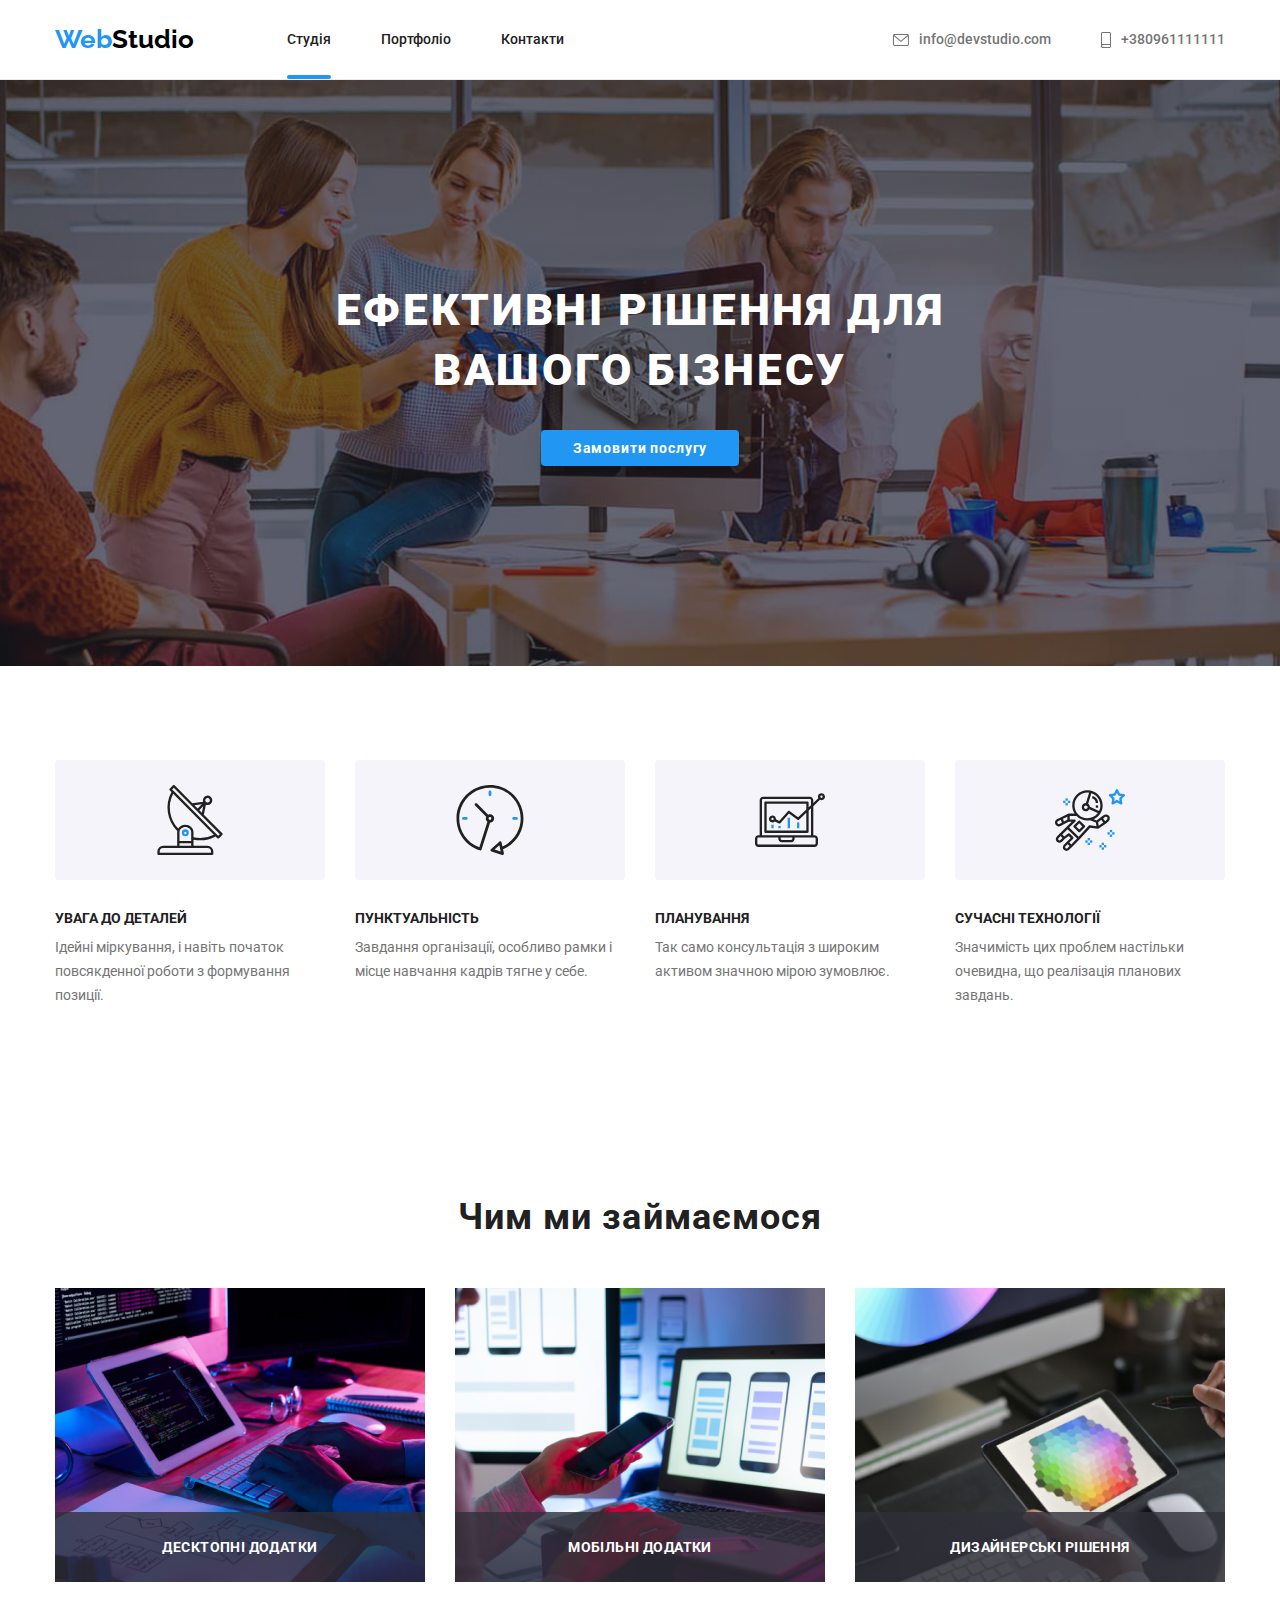
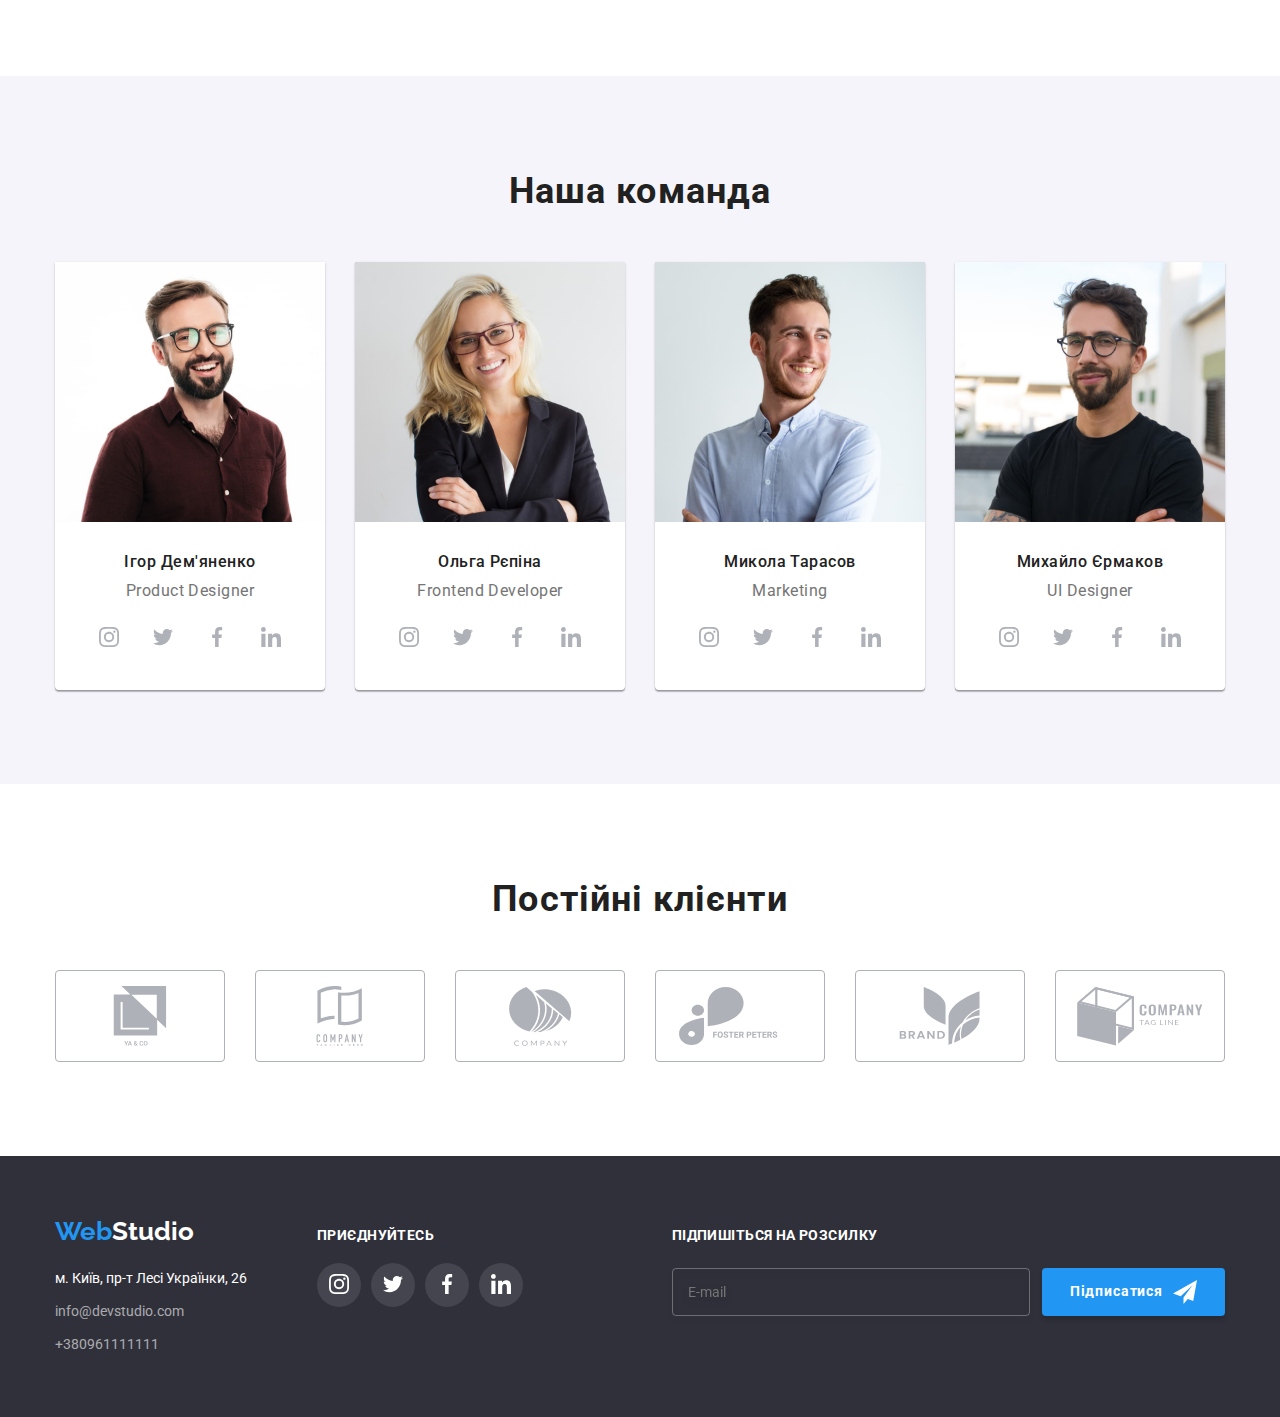
<file: index.html>
<!DOCTYPE html>
<html lang="uk">
  <head>
    <meta charset="UTF-8" />
    <meta http-equiv="X-UA-Compatible" content="IE=edge" />
    <meta name="viewport" content="width=device-width, initial-scale=1.0" />
    <link rel="preconnect" href="https://fonts.googleapis.com" />
    <link rel="preconnect" href="https://fonts.gstatic.com" crossorigin />
    <link
      href="https://cdnjs.cloudflare.com/ajax/libs/modern-normalize/1.1.0/modern-normalize.min.css"
      rel="stylesheet"
    />
    <link
      href="https://fonts.googleapis.com/css2?family=Raleway:wght@700&amp;family=Roboto:wght@400;500;700;900&amp;display=swap"
      rel="stylesheet"
    />
    <!-- <link rel="stylesheet" href="./css/styles.css" /> -->
    <link rel="stylesheet" href="./css/main.min.css" />
    <title>Студія</title>
  </head>
  <body>
    <header class="header">
      <nav class="header-nav container">
        <a href="./index.html" class="logo">
          <span class="logo-web">Web</span>Studio</a
        >
        <ul class="header-list list">
          <li class="header-list__iteam">
            <a href="./index.html" class="header-list__link current">Студія</a>
          </li>
          <li class="header-list__iteam">
            <a href="./portfolio.html" class="header-list__link">Портфоліо</a>
          </li>
          <li class="header-list__iteam">
            <a href="" class="header-list__link">Контакти</a>
          </li>
        </ul>
        <ul class="header-list--second list">
          <li class="header-list__iteam--second">
            <a
              href="mailto:info@devstudio.com"
              class="header-list__link--second"
            >
              <svg width="16" height="12" class="header-list__icon--second">
                <use href="./images/icons.svg#icon-envelope"></use></svg
              >info@devstudio.com</a
            >
          </li>
          <li class="header-list__iteam--second">
            <a href="tel:+380961111111" class="header-list__link--second">
              <svg width="10" height="16" class="header-list__icon--second">
                <use href="./images/icons.svg#icon-smartphone"></use></svg
              >+380961111111</a
            >
          </li>
        </ul>
      </nav>
    </header>
    <main>
      <section class="hero">
        <h1 class="hero-title">Ефективні рішення для вашого бізнесу</h1>

        <button class="hero-button" data-modal-open type="button">
          Замовити послугу
        </button>
      </section>
      <section class="benefits section">
        <div class="container">
          <h2 class="benefits-title rest">Наші переваги</h2>
          <ul class="benefits-list list">
            <li class="benefits-list__iteam">
              <h3 class="benefits-list__title">УВАГА ДО ДЕТАЛЕЙ</h3>
              <p class="benefits-list__text">
                Ідейні міркування, і навіть початок повсякденної роботи з
                формування позиції.
              </p>
            </li>
            <li class="benefits-list__iteam">
              <h3 class="benefits-list__title">ПУНКТУАЛЬНІСТЬ</h3>
              <p class="benefits-list__text">
                Завдання організації, особливо рамки і місце навчання кадрів
                тягне у себе.
              </p>
            </li>
            <li class="benefits-list__iteam">
              <h3 class="benefits-list__title">ПЛАНУВАННЯ</h3>
              <p class="benefits-list__text">
                Так само консультація з широким активом значною мірою зумовлює.
              </p>
            </li>
            <li class="benefits-list__iteam">
              <h3 class="benefits-list__title">СУЧАСНІ ТЕХНОЛОГІЇ</h3>
              <p class="benefits-list__text">
                Значимість цих проблем настільки очевидна, що реалізація
                планових завдань.
              </p>
            </li>
          </ul>
        </div>
      </section>
      <section class="works section">
        <div class="container">
          <h2 class="works-title">Чим ми займаємося</h2>
          <ul class="works-list list">
            <li class="works-list__iteam">
              <img
                class="works-list__image"
                src="./images/skil-1.png"
                alt=""
                width="370"
              />
              <p class="works-list__text">ДЕСКТОПНІ ДОДАТКИ</p>
            </li>
            <li class="works-list__iteam">
              <img src="./images/skil-2.png" alt="" width="370" />
              <p class="works-list__text">МОБІЛЬНІ ДОДАТКИ</p>
            </li>
            <li class="works-list__iteam">
              <img src="./images/skil-3.png" alt="" width="370" />
              <p class="works-list__text">ДИЗАЙНЕРСЬКІ РІШЕННЯ</p>
            </li>
          </ul>
        </div>
      </section>
      <section class="team section">
        <div class="container">
          <h2 class="team-title">Наша команда</h2>
          <ul class="team-list list">
            <li class="team-list__iteam">
              <img
                class="section-team__image"
                src="./images/ProductDesigner.jpg"
                alt="Product Designer"
                width="270"
              />
              <div class="card">
                <h3 class="card__title">Ігор Дем'яненко</h3>
                <p lang="en" class="card__text">Product Designer</p>
                <ul class="card__list list">
                  <li>
                    <a class="card__link" href="#">
                      <svg class="card__icon">
                        <use
                          href="./images/icons.svg#icon-instagram"
                          width="20"
                          height="20"
                        ></use>
                      </svg>
                    </a>
                  </li>
                  <li>
                    <a class="card__link" href="#">
                      <svg class="card__icon">
                        <use
                          href="./images/icons.svg#icon-twitter"
                          width="20"
                          height="20"
                        ></use>
                      </svg>
                    </a>
                  </li>
                  <li>
                    <a class="card__link" href="#">
                      <svg class="card__icon">
                        <use
                          href="./images/icons.svg#icon-facebook"
                          width="20"
                          height="20"
                        ></use>
                      </svg>
                    </a>
                  </li>
                  <li>
                    <a class="card__link" href="#">
                      <svg class="card__icon">
                        <use
                          href="./images/icons.svg#icon-linkedin"
                          width="20"
                          height="20"
                        ></use>
                      </svg>
                    </a>
                  </li>
                </ul>
              </div>
            </li>
            <li class="team-list__iteam">
              <img
                class="section-team__image"
                src="./images/FrontendDeveloper.jpg"
                alt="Frontend Developer"
                width="270"
              />
              <div class="card">
                <h3 class="card__title">Ольга Рєпіна</h3>
                <p lang="en" class="card__text">Frontend Developer</p>
                <ul class="card__list list">
                  <li>
                    <a class="card__link" href="#" target="_blank">
                      <svg class="card__icon">
                        <use
                          href="./images/icons.svg#icon-instagram"
                          width="20"
                          height="20"
                        ></use>
                      </svg>
                    </a>
                  </li>
                  <li>
                    <a class="card__link" href="#">
                      <svg class="card__icon">
                        <use
                          href="./images/icons.svg#icon-twitter"
                          width="20"
                          height="20"
                        ></use>
                      </svg>
                    </a>
                  </li>
                  <li>
                    <a class="card__link" href="#">
                      <svg class="card__icon">
                        <use
                          href="./images/icons.svg#icon-facebook"
                          width="20"
                          height="20"
                        ></use>
                      </svg>
                    </a>
                  </li>
                  <li>
                    <a class="card__link" href="#">
                      <svg class="card__icon">
                        <use
                          href="./images/icons.svg#icon-linkedin"
                          width="20"
                          height="20"
                        ></use>
                      </svg>
                    </a>
                  </li>
                </ul>
              </div>
            </li>
            <li class="team-list__iteam">
              <img
                class="section-team__image"
                src="./images/Marketing.jpg"
                alt="Marketing"
                width="270"
              />
              <div class="card">
                <h3 class="card__title">Микола Тарасов</h3>
                <p lang="en" class="card__text">Marketing</p>
                <ul class="card__list list">
                  <li>
                    <a class="card__link" href="#">
                      <svg class="card__icon">
                        <use
                          href="./images/icons.svg#icon-instagram"
                          width="20"
                          height="20"
                        ></use>
                      </svg>
                    </a>
                  </li>
                  <li>
                    <a class="card__link" href="#">
                      <svg class="card__icon">
                        <use
                          href="./images/icons.svg#icon-twitter"
                          width="20"
                          height="20"
                        ></use>
                      </svg>
                    </a>
                  </li>
                  <li>
                    <a class="card__link" href="#">
                      <svg class="card__icon">
                        <use
                          href="./images/icons.svg#icon-facebook"
                          width="20"
                          height="20"
                        ></use>
                      </svg>
                    </a>
                  </li>
                  <li>
                    <a class="card__link" href="#">
                      <svg class="card__icon">
                        <use
                          href="./images/icons.svg#icon-linkedin"
                          width="20"
                          height="20"
                        ></use>
                      </svg>
                    </a>
                  </li>
                </ul>
              </div>
            </li>
            <li class="team-list__iteam">
              <img
                class="section-team__image"
                src="./images/UIDesigner.jpg"
                alt="UI Designer"
                width="270"
              />
              <div class="card">
                <h3 class="card__title">Михайло Єрмаков</h3>
                <p lang="en" class="card__text">UI Designer</p>
                <ul class="card__list list">
                  <li>
                    <a class="card__link" href="#">
                      <svg class="card__icon">
                        <use
                          href="./images/icons.svg#icon-instagram"
                          width="20"
                          height="20"
                        ></use>
                      </svg>
                    </a>
                  </li>
                  <li>
                    <a class="card__link" href="#">
                      <svg class="card__icon">
                        <use
                          href="./images/icons.svg#icon-twitter"
                          width="20"
                          height="20"
                        ></use>
                      </svg>
                    </a>
                  </li>
                  <li>
                    <a class="card__link" href="#">
                      <svg class="card__icon">
                        <use
                          href="./images/icons.svg#icon-facebook"
                          width="20"
                          height="20"
                        ></use>
                      </svg>
                    </a>
                  </li>
                  <li>
                    <a class="card__link" href="#">
                      <svg class="card__icon">
                        <use
                          href="./images/icons.svg#icon-linkedin"
                          width="20"
                          height="20"
                        ></use>
                      </svg>
                    </a>
                  </li>
                </ul>
              </div>
            </li>
          </ul>
        </div>
      </section>
      <section class="clients section">
        <div class="container">
          <h2 class="clients-title">Постійні клієнти</h2>
          <ul class="clients-list list">
            <li class="clients-list__iteam">
              <a
                href="#"
                class="clients-list__link"
                target="_blank"
                rel="noopener noreferrer nofollow"
              >
                <svg class="clients-list__icon" height="60">
                  <use href="./images/icons.svg#icon-client-1"></use>
                </svg>
              </a>
            </li>
            <li class="clients-list__iteam">
              <a
                href="#"
                class="clients-list__link"
                target="_blank"
                rel="noopener noreferrer nofollow"
              >
                <svg class="clients-list__icon" height="60">
                  <use href="./images/icons.svg#icon-client-2"></use>
                </svg>
              </a>
            </li>
            <li class="clients-list__iteam">
              <a
                href="#"
                class="clients-list__link"
                target="_blank"
                rel="noopener noreferrer nofollow "
              >
                <svg class="clients-list__icon" height="60">
                  <use href="./images/icons.svg#icon-client-3"></use>
                </svg>
              </a>
            </li>
            <li class="clients-list__iteam">
              <a
                href="#"
                class="clients-list__link"
                target="_blank"
                rel="noopener noreferrer nofollow "
              >
                <svg class="clients-list__icon" height="60">
                  <use href="./images/icons.svg#icon-client-4"></use>
                </svg>
              </a>
            </li>
            <li class="clients-list__iteam">
              <a
                href="#"
                class="clients-list__link"
                target="_blank"
                rel="noopener noreferrer nofollow "
              >
                <svg class="clients-list__icon" height="60">
                  <use href="./images/icons.svg#icon-client-5"></use>
                </svg>
              </a>
            </li>
            <li class="clients-list__iteam">
              <a
                href="#"
                class="clients-list__link"
                target="_blank"
                rel="noopener noreferrer nofollow "
              >
                <svg class="clients-list__icon" height="60">
                  <use href="./images/icons.svg#icon-client-6"></use>
                </svg>
              </a>
            </li>
          </ul>
        </div>
      </section>
      <div data-modal class="backdrop is-hidden">
        <div class="modal">
          <button data-modal-close class="modal__button">
            <svg width="11" height="11">
              <use href="./images/icons.svg#icon-close"></use>
            </svg>
          </button>
          <form class="modal-form js-speaker-form">
            <h2 class="modal-form__title">
              Залиште свої дані, ми вам передзвонимо
            </h2>
            <div class="modal-form__iteam">
              <label for="name">
                <svg class="modal-form__image" width="12" height="12">
                  <use href="./images/icons.svg#icon-contact"></use></svg
                >Ім'я</label
              >
              <input type="text" id="name" />
            </div>
            <div class="modal-form__iteam">
              <label for="tel">
                <svg class="modal-form__image" width="13" height="13">
                  <use href="./images/icons.svg#icon-tel"></use></svg
                >Телефон</label
              >
              <input type="text" id="tel" placeholder=" " />
            </div>
            <div class="modal-form__iteam">
              <label for="email"
                ><svg class="modal-form__image" width="15" height="12">
                  <use href="./images/icons.svg#icon-mail"></use></svg
                >Пошта</label
              >
              <input type="text" id="email" />
            </div>
            <div class="modal-form__iteam">
              <label for="comment">Коментар</label>
              <textarea
                name="comment"
                id="comment"
                cols="30"
                rows="10"
                placeholder="Введіть текст"
              ></textarea>
            </div>

            <div class="form-checkbox">
              <label class="form-checkbox__label">
                <input
                  class="form-checkbox__input rest"
                  type="checkbox"
                  name="user-agreement"
                  value="agree"
                  id="checkbox"
                />
                <span class="form-checkbox__check">
                  <svg class="form-checkbox__icon" width="16" height="15"></svg>
                </span>
                Погоджуюся з розсилкою та приймаю
                <a href="" class="form-checkbox__link">Умови договору</a>
              </label>
            </div>

            <button class="form-checkbox__button" type="submit">
              Відправити
            </button>
          </form>
        </div>
      </div>
      <script src="./js/modal.js"></script>
    </main>
    <footer class="footer">
      <div class="footer-card container">
        <div>
          <a href="./index.html" class="footer-logo">
            <span class="logo-web">Web</span>Studio
          </a>
          <address class="footer-card__address">
            <ul class="footer-list list">
              <li class="footer-list__iteam">
                <a
                  href="https://goo.gl/maps/CPtrU1FHBa2aNyZL9"
                  target="_blank"
                  rel="noopener noreferrer nofollow"
                  class="card-footer__link--blue"
                  >м. Київ, пр-т Лесі Українки, 26</a
                >
              </li>
              <li class="footer-list__iteam">
                <a href="mailto:info@devstudio.com" class="footer-list__link"
                  >info@devstudio.com</a
                >
              </li>
              <li class="footer-list__iteam">
                <a href="tel:+380961111111" class="footer-list__link"
                  >+380961111111</a
                >
              </li>
            </ul>
          </address>
        </div>
        <div class="social">
          <h3 class="social-title">Приєднуйтесь</h3>
          <ul class="social-list list">
            <li>
              <a class="social-list__link" href="#" aria-label="instagram">
                <svg class="social-list__icon">
                  <use
                    href="./images/icons.svg#icon-instagram"
                    width="20"
                    height="20"
                  ></use>
                </svg>
              </a>
            </li>
            <li>
              <a class="social-list__link" href="#" aria-label="twitter">
                <svg class="social-list__icon">
                  <use
                    href="./images/icons.svg#icon-twitter"
                    width="20"
                    height="20"
                  ></use>
                </svg>
              </a>
            </li>
            <li>
              <a class="social-list__link" href="#" aria-label="facebook">
                <svg class="social-list__icon">
                  <use
                    href="./images/icons.svg#icon-facebook"
                    width="20"
                    height="20"
                  ></use>
                </svg>
              </a>
            </li>
            <li>
              <a class="social-list__link" href="#" aria-label="linkedin">
                <svg class="social-list__icon">
                  <use
                    href="./images/icons.svg#icon-linkedin"
                    width="20"
                    height="20"
                  ></use>
                </svg>
              </a>
            </li>
          </ul>
        </div>
        <div class="card-subscribe">
          <span class="card-subscribe__label"
            ><label for="name-email">Підпишіться на розсилку</label></span
          >
          <form class="card-subscribe__form">
            <input type="text" id="name-email" placeholder="E-mail" />
            <button class="card-subscribe__button" type="submit">
              Підписатися<svg
                class="card-subscribe__icon"
                width="24"
                height="24"
              >
                <use href="./images/icons.svg#icon-send"></use>
              </svg>
            </button>
          </form>
        </div>
      </div>
    </footer>
  </body>
</html>
</file>
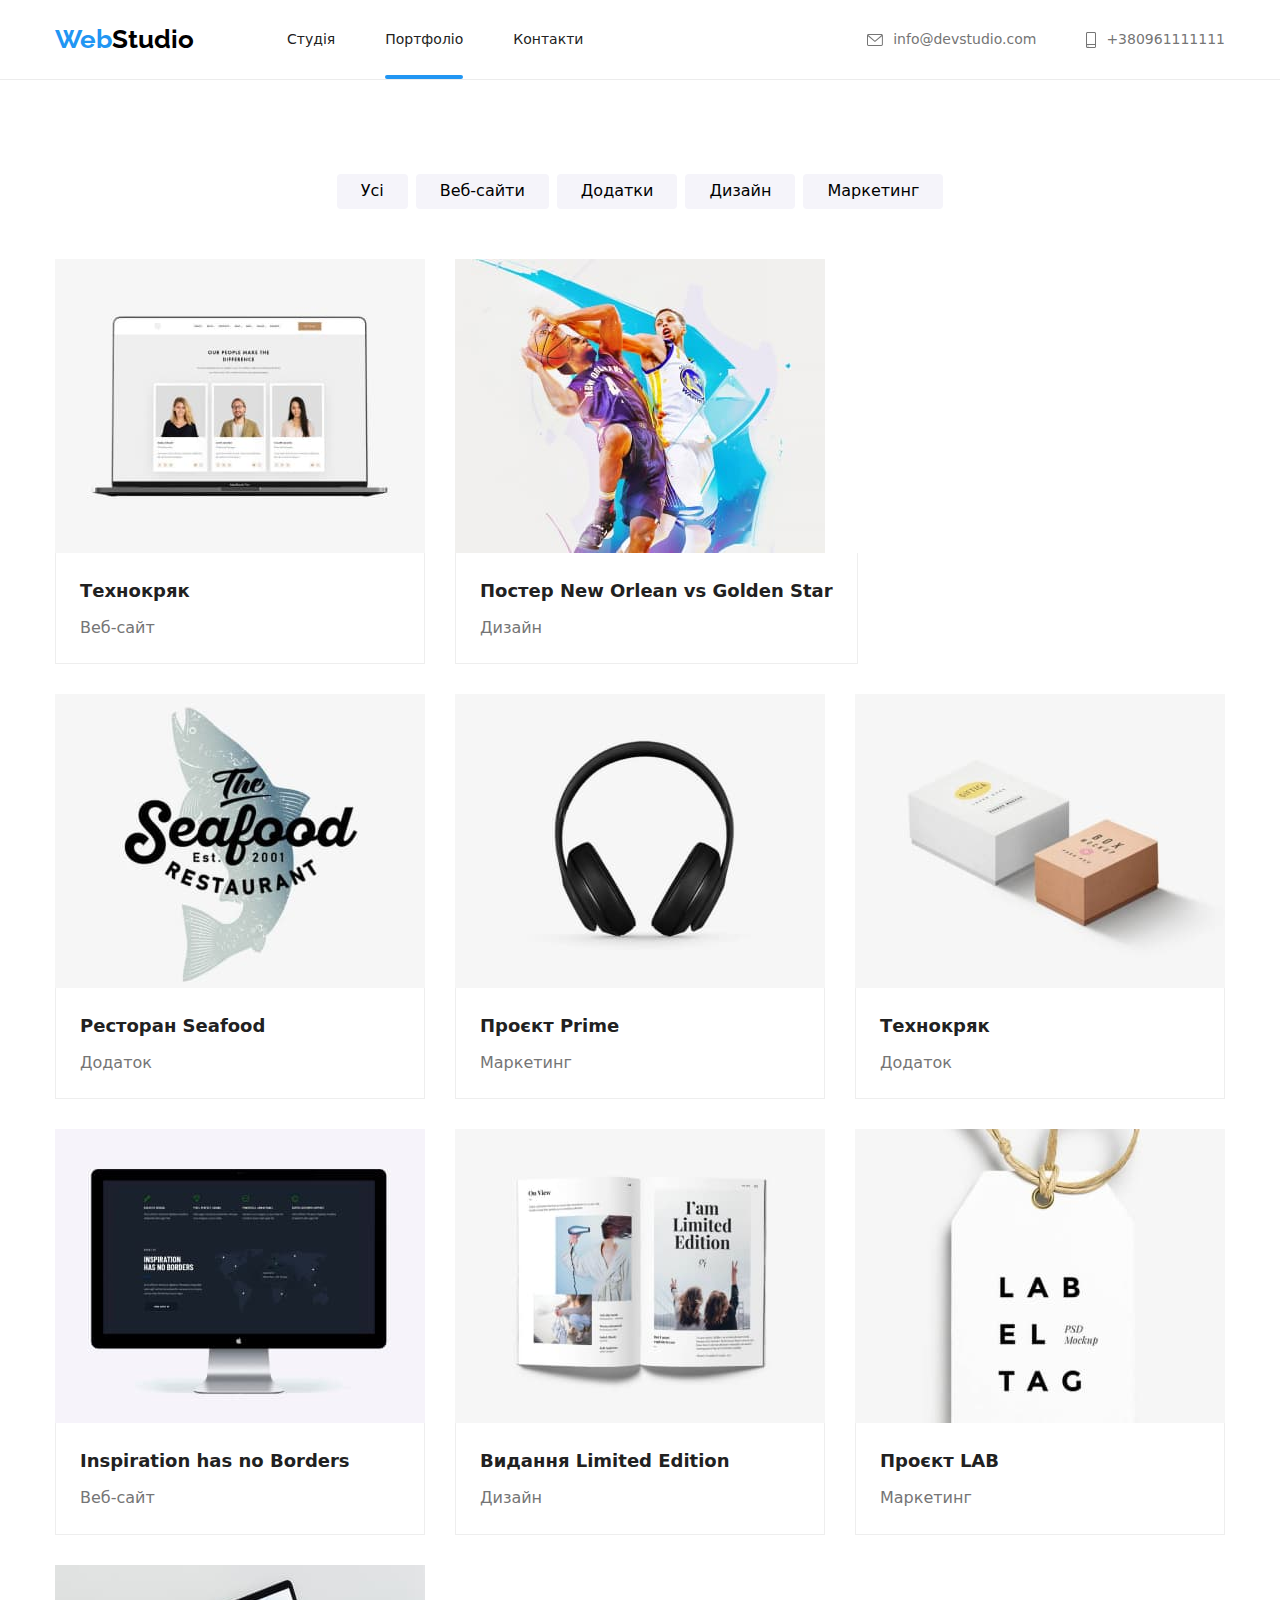
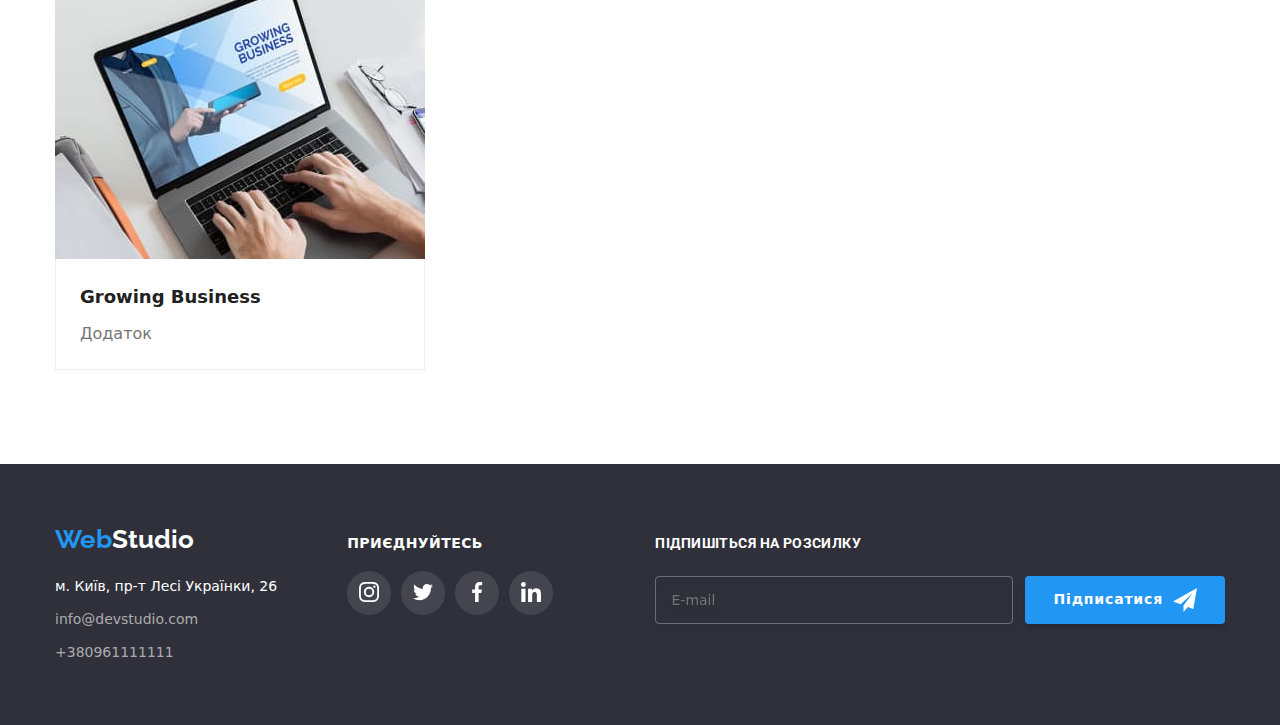
<file: portfolio.html>
<!DOCTYPE html>
<html lang="uk">
  <head>
    <meta charset="UTF-8" />
    <meta http-equiv="X-UA-Compatible" content="IE=edge" />
    <meta name="viewport" content="width=device-width, initial-scale=1.0" />
    <link rel="stylesheet" href="./css/main.min.css" />
    <link rel="preconnect" href="https://fonts.googleapis.com" />
    <link rel="preconnect" href="https://fonts.gstatic.com" crossorigin />
    <link
      href="https://fonts.googleapis.com/css2?family=Raleway:wght@700&amp;family=Roboto:wght@400;500;700;900&amp;display=swap"
      rel="stylesheet"
    />
    <link
      href="https://cdnjs.cloudflare.com/ajax/libs/modern-normalize/1.1.0/modern-normalize.min.css"
      rel="stylesheet"
    />
    <title>Портфоліо</title>
  </head>
  <body>
    <header class="header">
      <nav class="header-nav container">
        <a href="./index.html" class="logo">
          <span class="logo-web">Web</span>Studio</a
        >
        <ul class="header-list list">
          <li class="header-list__iteam">
            <a href="./index.html" class="header-list__link">Студія</a>
          </li>
          <li class="header-list__iteam">
            <a href="./portfolio.html" class="header-list__link current"
              >Портфоліо</a
            >
          </li>
          <li class="header-list__iteam">
            <a href="" class="header-list__link">Контакти</a>
          </li>
        </ul>
        <ul class="header-list--second list">
          <li class="header-list__iteam--second">
            <a
              href="mailto:info@devstudio.com"
              class="header-list__link--second"
            >
              <svg width="16" height="12" class="header-list__icon--second">
                <use href="./images/icons.svg#icon-envelope"></use></svg
              >info@devstudio.com</a
            >
          </li>
          <li class="header-list__iteam--second">
            <a href="tel:+380961111111" class="header-list__link--second">
              <svg width="10" height="16" class="header-list__icon--second">
                <use href="./images/icons.svg#icon-smartphone"></use></svg
              >+380961111111</a
            >
          </li>
        </ul>
      </nav>
    </header>
    <main>
      <section class="section">
        <div class="page-navigation container">
          <h1 class="page-navigation__title rest">Портфоліо</h1>
          <ul class="page-navigation__list">
            <li class="page-navigation__iteam current">
              <button type="button" class="page-navigation__button">Усі</button>
            </li>
            <li class="page-navigation__iteam">
              <button type="button" class="page-navigation__button">
                Веб-сайти
              </button>
            </li>
            <li class="page-navigation__iteam">
              <button type="button" class="page-navigation__button">
                Додатки
              </button>
            </li>
            <li class="page-navigation__iteam">
              <button type="button" class="page-navigation__button">
                Дизайн
              </button>
            </li>
            <li class="page-navigation__iteam">
              <button type="button" class="page-navigation__button">
                Маркетинг
              </button>
            </li>
          </ul>
          <ul class="card-portfolio">
            <li class="card-portfolio__iteam">
              <a class="card-portfolio__link" href="">
                <div class="overlay">
                  <img src="./images/веб-сайт.jpg" alt="веб-сайт" width="370" />
                  <p class="overlay__text">
                    Ресурс пропонує комплексні пропозиції з різним рівнем
                    функціоналу та сервісів. Все це дозволить відвідувачу
                    отримати вичерпні відомості про компанію чи приватну особу.
                  </p>
                </div>
                <div class="card-block">
                  <h3 class="card-block__title">Технокряк</h3>
                  <p class="card-block__text">Веб-сайт</p>
                </div>
              </a>
            </li>
            <li class="card-portfolio__iteam">
              <a class="card-portfolio__link" href="">
                <div class="overlay">
                  <img src="./images/Дизайн.jpg" alt="Дизайн" width="370" />
                  <p class="overlay__text">
                    Ресурс пропонує комплексні пропозиції з різним рівнем
                    функціоналу та сервісів. Все це дозволить відвідувачу
                    отримати вичерпні відомості про компанію чи приватну особу.
                  </p>
                </div>
                <div class="card-block">
                  <h3 class="card-block__title">
                    Постер New Orlean vs Golden Star
                  </h3>
                  <p class="card-block__text">Дизайн</p>
                </div>
              </a>
            </li>
            <li class="card-portfolio__iteam">
              <a class="card-portfolio__link" href="">
                <div class="overlay">
                  <img src="./images/додаток.jpg" alt="додаток" width="370" />
                  <p class="overlay__text">
                    Ресурс пропонує комплексні пропозиції з різним рівнем
                    функціоналу та сервісів. Все це дозволить відвідувачу
                    отримати вичерпні відомості про компанію чи приватну особу.
                  </p>
                </div>

                <div class="card-block">
                  <h3 class="card-block__title">Ресторан Seafood</h3>
                  <p class="card-block__text">Додаток</p>
                </div>
              </a>
            </li>
            <li class="card-portfolio__iteam">
              <a class="card-portfolio__link" href="">
                <div class="overlay">
                  <img
                    src="./images/маркетинг.jpg"
                    alt="маркетинг"
                    width="370"
                  />
                  <p class="overlay__text">
                    Ресурс пропонує комплексні пропозиції з різним рівнем
                    функціоналу та сервісів. Все це дозволить відвідувачу
                    отримати вичерпні відомості про компанію чи приватну особу.
                  </p>
                </div>

                <div class="card-block">
                  <h3 class="card-block__title">Проєкт Prime</h3>
                  <p class="card-block__text">Маркетинг</p>
                </div>
              </a>
            </li>
            <li class="card-portfolio__iteam">
              <a class="card-portfolio__link" href="">
                <div class="overlay">
                  <img src="./images/додаток2.jpg" alt="додаток2" width="370" />
                  <p class="overlay__text">
                    Ресурс пропонує комплексні пропозиції з різним рівнем
                    функціоналу та сервісів. Все це дозволить відвідувачу
                    отримати вичерпні відомості про компанію чи приватну особу.
                  </p>
                </div>

                <div class="card-block">
                  <h3 class="card-block__title">Технокряк</h3>
                  <p class="card-block__text">Додаток</p>
                </div>
              </a>
            </li>
            <li class="card-portfolio__iteam">
              <a class="card-portfolio__link" href="">
                <div class="overlay">
                  <img src="./images/вебсайт.jpg" alt="вебсайт" width="370" />
                  <p class="overlay__text">
                    Ресурс пропонує комплексні пропозиції з різним рівнем
                    функціоналу та сервісів. Все це дозволить відвідувачу
                    отримати вичерпні відомості про компанію чи приватну особу.
                  </p>
                </div>

                <div class="card-block">
                  <h3 lang="en" class="card-block__title">
                    Inspiration has no Borders
                  </h3>
                  <p class="card-block__text">Веб-сайт</p>
                </div>
              </a>
            </li>
            <li class="card-portfolio__iteam">
              <a class="card-portfolio__link" href="">
                <div class="overlay">
                  <img src="./images/дизайн2.jpg" alt="дизайн2" width="370" />
                  <p class="overlay__text">
                    Ресурс пропонує комплексні пропозиції з різним рівнем
                    функціоналу та сервісів. Все це дозволить відвідувачу
                    отримати вичерпні відомості про компанію чи приватну особу.
                  </p>
                </div>

                <div class="card-block">
                  <h3 class="card-block__title">Видання Limited Edition</h3>
                  <p class="card-block__text">Дизайн</p>
                </div>
              </a>
            </li>
            <li class="card-portfolio__iteam">
              <a class="card-portfolio__link" href="">
                <div class="overlay">
                  <img src="./images/марк2.jpg" alt="Маркетинг2" width="370" />
                  <p class="overlay__text">
                    Ресурс пропонує комплексні пропозиції з різним рівнем
                    функціоналу та сервісів. Все це дозволить відвідувачу
                    отримати вичерпні відомості про компанію чи приватну особу.
                  </p>
                </div>

                <div class="card-block">
                  <h3 class="card-block__title">Проєкт LAB</h3>
                  <p class="card-block__text">Маркетинг</p>
                </div>
              </a>
            </li>
            <li class="card-portfolio__iteam">
              <a class="card-portfolio__link" href="">
                <div class="overlay">
                  <img src="./images/дод.jpg" alt="додаток" width="370" />
                  <p class="overlay__text">
                    Ресурс пропонує комплексні пропозиції з різним рівнем
                    функціоналу та сервісів. Все це дозволить відвідувачу
                    отримати вичерпні відомості про компанію чи приватну особу.
                  </p>
                </div>

                <div class="card-block">
                  <h3 class="card-block__title">Growing Business</h3>
                  <p class="card-block__text">Додаток</p>
                </div>
              </a>
            </li>
          </ul>
        </div>
      </section>
    </main>
    <footer class="footer">
      <div class="footer-card container">
        <div>
          <a href="./index.html" class="footer-logo">
            <span class="logo-web">Web</span>Studio
          </a>
          <address class="footer-card__address">
            <ul class="footer-list list">
              <li class="footer-list__iteam">
                <a
                  href="https://goo.gl/maps/CPtrU1FHBa2aNyZL9"
                  target="_blank"
                  rel="noopener noreferrer nofollow"
                  class="card-footer__link--blue"
                  >м. Київ, пр-т Лесі Українки, 26</a
                >
              </li>
              <li class="footer-list__iteam">
                <a href="mailto:info@devstudio.com" class="footer-list__link"
                  >info@devstudio.com</a
                >
              </li>
              <li class="footer-list__iteam">
                <a href="tel:+380961111111" class="footer-list__link"
                  >+380961111111</a
                >
              </li>
            </ul>
          </address>
        </div>
        <div class="social">
          <h3 class="social-title">Приєднуйтесь</h3>
          <ul class="social-list list">
            <li>
              <a class="social-list__link" href="#" aria-label="instagram">
                <svg class="social-list__icon">
                  <use
                    href="./images/icons.svg#icon-instagram"
                    width="20"
                    height="20"
                  ></use>
                </svg>
              </a>
            </li>
            <li>
              <a class="social-list__link" href="#" aria-label="twitter">
                <svg class="social-list__icon">
                  <use
                    href="./images/icons.svg#icon-twitter"
                    width="20"
                    height="20"
                  ></use>
                </svg>
              </a>
            </li>
            <li>
              <a class="social-list__link" href="#" aria-label="facebook">
                <svg class="social-list__icon">
                  <use
                    href="./images/icons.svg#icon-facebook"
                    width="20"
                    height="20"
                  ></use>
                </svg>
              </a>
            </li>
            <li>
              <a class="social-list__link" href="#" aria-label="linkedin">
                <svg class="social-list__icon">
                  <use
                    href="./images/icons.svg#icon-linkedin"
                    width="20"
                    height="20"
                  ></use>
                </svg>
              </a>
            </li>
          </ul>
        </div>
        <div class="card-subscribe">
          <span class="card-subscribe__label"
            ><label for="name-email">Підпишіться на розсилку</label></span
          >
          <form class="card-subscribe__form">
            <input type="text" id="name-email" placeholder="E-mail" />
            <button class="card-subscribe__button" type="submit">
              Підписатися<svg
                class="card-subscribe__icon"
                width="24"
                height="24"
              >
                <use href="./images/icons.svg#icon-send"></use>
              </svg>
            </button>
          </form>
        </div>
      </div>
    </footer>
  </body>
</html>
</file>
<file: css/main.min.css>
:root{--primart-text-color:#757575;--title-text-color:#212121;--accent-text-color:#2196F3;--white-text-color:#FFFFFF;--primary-button-color:#F5F4FA;--border-color:#EEEEEE;--color-link:#AFB1B8;--timing-function: cubic-bezier(0.4, 0, 0.2, 1) }.rest{position:absolute;width:1px;height:1px;margin:-1px;border:0;padding:0;white-space:nowrap;-webkit-clip-path:inset(100%);clip-path:inset(100%);clip:rect(0 0 0 0);overflow:hidden}.is-hidden{visibility:hidden;opacity:0;pointer-events:none}body{background-color:#fff;color:#757575;font-family:"Roboto",sans-serif;font-size:14px;line-height:1.7}.list{color:var(--primart-text-color);list-style:none;padding:0;margin:0}.section{padding-top:94px;padding-bottom:94px}p,h1,h2,h3,h4,h5,h6{margin:0}ul,ol{margin:0;padding-left:0}button{cursor:pointer}address{font-style:normal}img{display:block}.container{width:1200px;margin-left:auto;margin-right:auto;padding-left:15px;padding-right:15px}.modal{width:528px;height:581px;background-color:#fff;border-radius:4px;padding:40px;position:absolute;top:50%;left:50%;transform:translate(-50%, -50%)}.modal__button{position:absolute;display:flex;justify-content:center;align-items:center;top:8px;right:8px;width:30px;height:30px;background-color:var(--white-text-color);border:1px solid rgba(0,0,0,.1);border-radius:50%;outline:none;transition:border-color 250ms var(--timing-function),fill 250ms var(--timing-function)}.modal__button:hover,.modal__button:focus{border-color:var(--accent-text-color);fill:var(--accent-text-color)}.modal-form__title{text-align:center;color:var(--title-text-color)}.modal-form__iteam{display:flex;flex-direction:column;position:relative;margin-bottom:10px;transition:fill 250ms var(--timing-function)}.modal-form__iteam:hover,.modal-form__iteam:focus-within{fill:var(--accent-text-color)}.modal-form__iteam input{margin:0;padding:11px;padding-left:42px;border:1px solid rgba(33,33,33,.2);border-radius:4px;outline:none;transition:border-color 250ms var(--timing-function)}.modal-form__iteam input:hover,.modal-form__iteam input:focus{border-color:var(--accent-text-color)}.modal-form__iteam label{margin-bottom:4px;font-family:Roboto;font-size:12px;font-weight:400;line-height:14px;letter-spacing:.01em}.modal-form__image{position:absolute;left:15px;top:32px}textarea{resize:none;height:120px;border:1px solid rgba(33,33,33,.2);border-radius:4px;padding:12px;outline:none;transition:border-color 250ms var(--timing-function)}textarea::-moz-placeholder{font-family:"Roboto";font-style:normal;font-weight:400;font-size:12px;line-height:14px;letter-spacing:.01em;color:rgba(117,117,117,.5)}textarea:-ms-input-placeholder{font-family:"Roboto";font-style:normal;font-weight:400;font-size:12px;line-height:14px;letter-spacing:.01em;color:rgba(117,117,117,.5)}textarea::placeholder{font-family:"Roboto";font-style:normal;font-weight:400;font-size:12px;line-height:14px;letter-spacing:.01em;color:rgba(117,117,117,.5)}textarea:hover,textarea:focus{border-color:var(--accent-text-color)}.form-checkbox{font-family:"Roboto";font-style:normal;font-weight:400;font-size:14px;line-height:1.7;letter-spacing:.03em;color:var(--primart-text-color);text-align:center;margin-bottom:30px}.form-checkbox__link{color:var(--accent-text-color)}.form-checkbox__button{background-color:var(--accent-text-color);color:var(--white-text-color);box-shadow:0px 4px 4px rgba(0,0,0,.15);border-radius:4px;border:none;font-family:inherit;font-weight:700;font-size:16px;line-height:1.9;padding-top:10px;padding-bottom:10px;padding-left:52px;padding-right:52px;display:block;text-align:center;margin-left:auto;margin-right:auto;letter-spacing:.06em}.form-checkbox__label{display:flex;justify-content:center;align-items:center;gap:7px;font-size:14px;line-height:1.71;letter-spacing:.03em;color:var(--primary-text-color)}.form-checkbox__check{position:relative;width:16px;height:15px;border:2px solid var(--title-text-color);border-radius:2px}.form-checkbox__icon{position:absolute;top:50%;left:50%;transform:translate(-50%, -50%);opacity:0}.form-checkbox__input:checked+.form-checkbox__check{background-color:var(--accent-text-color);border-color:rgba(0,0,0,0)}.form-checkbox__input:checked+.form-checkbox__check>svg{opacity:1;background-image:url(../images/iconcheck.svg)}.page-navigation__list{list-style:none;margin-top:0;margin-bottom:50px;margin-right:0;margin-left:0;padding-left:0;display:flex;justify-content:center}.page-navigation__iteam{color:var(--title-text-color);cursor:pointer;font-weight:500;font-size:16px;line-height:1.6;margin-left:8px}.page-navigation__iteam:first-child{margin-left:0}.page-navigation__button{padding-top:6px;padding-bottom:6px;padding-right:22px;padding-left:22px;background-color:var(--primary-button-color);border-radius:4px;border-color:rgba(0,0,0,0);transition:background-color 250ms var(--timing-function),color 250ms var(--timing-function)}.page-navigation__button:hover,.page-navigation__button:focus{background-color:var(--accent-text-color);color:var(--white-text-color)}.backdrop{position:fixed;width:100%;height:100%;top:0;left:0;background:rgba(0,0,0,.2);transition:opacity 250ms var(--timing-function),visibility 250ms var(--timing-function)}.overlay{position:relative;overflow:hidden}.overlay::before{display:inline-block;content:"";background:rgba(33,150,243,.9);position:absolute;width:100%;height:100%;transform:translateY(100%);transition:transform 250ms var(--timing-function)}.overlay__text{width:322px;height:168px;padding-left:24px;padding-right:24px;padding-bottom:63px;padding-top:63px;position:absolute;left:0;top:0;font-family:Roboto;font-style:normal;font-size:18px;font-weight:400;line-height:1.55;letter-spacing:.03em;text-align:left;color:var(--white-text-color);transform:translateY(135%);transition:transform 250ms var(--timing-function)}.card-portfolio{list-style:none;margin-top:0;margin-bottom:0;display:flex;flex-wrap:wrap;padding-left:0;padding-right:0;gap:30px}.card-portfolio__link{display:block;text-decoration:none;transition:box-shadow 250ms var(--timing-function)}.card-portfolio__link:hover,.card-portfolio__link:focus{box-shadow:0px 1px 1px rgba(0,0,0,.12),0px 4px 4px rgba(0,0,0,.06),1px 4px 6px rgba(0,0,0,.16)}.card-portfolio__iteam{background-color:var(--white-text-color)}.card-portfolio__iteam:nth-child(3n){margin-right:0px}.card-portfolio__iteam:nth-last-child(-n+3){margin-bottom:0}.card-portfolio__iteam:hover .overlay__text,.card-portfolio__iteam:focus .overlay__text{transform:translateX(0)}.card-portfolio__iteam:hover .overlay::before,.card-portfolio__iteam:focus .overlay::before{transform:translateX(0)}.card-block{border-right:1px solid var(--border-color);border-bottom:1px solid var(--border-color);border-left:1px solid var(--border-color);padding-top:20px;padding-bottom:20px;padding-left:24px;padding-right:24px}.card-block__title{color:var(--title-text-color);margin-top:0;margin-bottom:4px;font-weight:700;font-size:18px;line-height:2}.card-block__text{font-size:16px;line-height:1.9;margin-top:0;margin-bottom:0px;color:var(--primart-text-color)}.page-navigation__title{color:var(--title-text-color);font-weight:700;font-size:36px;line-height:42px;text-align:center;letter-spacing:.03em;margin-top:0;margin-bottom:0}.works-title{color:var(--title-text-color);font-weight:700;font-size:36px;line-height:42px;text-align:center;letter-spacing:.03em;margin-top:0;margin-bottom:0;margin-bottom:50px}.team-title{color:var(--title-text-color);font-weight:700;font-size:36px;line-height:42px;text-align:center;letter-spacing:.03em;margin-top:0;margin-bottom:0;margin-bottom:50px}.clients-title{color:var(--title-text-color);font-weight:700;font-size:36px;line-height:42px;text-align:center;letter-spacing:.03em;margin-top:0;margin-bottom:0;margin-bottom:50px}.social-title{display:inline-block;font-family:inherit;font-size:14px;font-weight:700;line-height:16px;letter-spacing:.03em;text-transform:uppercase;color:var(--white-text-color);margin-bottom:20px}.header{padding-top:24px;padding-bottom:24px;border-bottom:1px solid #ececec}.header-nav{display:flex;align-items:center}.header-list{display:flex;margin-left:93px;gap:50px}.header-list__link{color:var(--title-text-color);position:relative;font-weight:500;font-size:14px;line-height:1.14;padding-bottom:32px;padding-top:32px;text-decoration:none;transition:color 250ms var(--timing-function)}.header-list__link .current{color:var(--accent-text-color)}.header-list__link:hover,.header-list__link:focus{color:var(--accent-text-color)}.header-list__iteam .current::after{content:"";display:block;width:100%;height:4px;background-color:var(--accent-text-color);position:absolute;left:0;bottom:0;border-radius:2px}.hero{max-width:1600px;background-color:#2f303a;background-image:linear-gradient(to right, rgba(47, 48, 58, 0.4), rgba(47, 48, 58, 0.4)),url(../images/hero-img.jpg);background-repeat:no-repeat;background-position:center;background-size:cover;text-align:center;padding-top:200px;padding-bottom:200px;margin:0 auto}.hero-title{color:#fff;margin-top:0;margin-bottom:30px;margin-left:auto;margin-right:auto;width:696px;font-weight:900;font-size:44px;line-height:60px;letter-spacing:.06em;text-transform:uppercase}.hero-button{padding-top:10px;padding-bottom:10px;padding-right:32px;padding-left:32px;cursor:pointer;box-shadow:0px 4px 4px rgba(0,0,0,.15);border-radius:4px;border:none;font-family:inherit;font-weight:700;letter-spacing:.06em;color:var(--white-text-color);background-color:var(--accent-text-color)}.works-list__iteam{display:flex}.works-list{display:flex;justify-content:center;position:relative;gap:30px}.works-list__text{position:absolute;bottom:0;padding-top:27px;width:370px;height:70px;background-color:rgba(47,48,58,.8);font-family:Roboto;font-size:14px;font-weight:700;line-height:16px;letter-spacing:.03em;text-align:center;color:var(--white-text-color)}.benefits-list{display:flex}.benefits-list__iteam{width:270px}.benefits-list__iteam::before{content:"";display:block;height:120px;margin-bottom:30px;border-radius:4px;color:var(--primart-text-color);background-color:var(--primary-button-color);background-repeat:no-repeat;background-position:center}.benefits-list__iteam:nth-child(1)::before{background-image:url(../images/antenna.svg)}.benefits-list__iteam:nth-child(2)::before{background-image:url(../images/clock.svg)}.benefits-list__iteam:nth-child(3)::before{background-image:url(../images/diagram.svg)}.benefits-list__iteam:nth-child(4)::before{background-image:url(../images/astronaut.svg)}.benefits-list__iteam:not(:last-child){margin-right:30px}.benefits-list__title{color:var(--title-text-color);margin-top:0;margin-bottom:24px;font-weight:700;font-size:14px;line-height:16px;margin-bottom:10px}.benefits-list__title p{margin-top:0;margin-bottom:0}.team{background:#f5f4fa}.team-list{display:flex;gap:30px}.team-list__iteam{background-color:var(--white-text-color);box-shadow:0px 1px 3px rgba(0,0,0,.12),0px 1px 1px rgba(0,0,0,.14),0px 2px 1px rgba(0,0,0,.2);border-radius:0px 0px 4px 4px}.card__title{color:var(--title-text-color);font-weight:500;font-size:16px;line-height:1.2;text-align:center;letter-spacing:.03em;margin-top:0;margin-bottom:10px}.card__text{font-size:16px;line-height:1.2;text-align:center;letter-spacing:.03em;margin-bottom:16px}.card{padding-top:30px;padding-bottom:30px}.card__icon{fill:#afb1b8;width:20px;height:22px;transition:fill 250ms var(--timing-function)}.card__list{display:flex;justify-content:center;align-items:center;gap:10px}.card__link{display:flex;justify-content:center;align-items:center;width:44px;height:44px;transition:background-color 250ms var(--timing-function);border-radius:50%}.card__link:hover,.card__link:focus{background-color:var(--accent-text-color)}.card__link:hover .card__icon,.card__link:focus .card__icon{fill:var(--white-text-color)}.clients-list{display:flex;flex-wrap:wrap;margin-top:50px;gap:30px;transition:fill 250ms var(--timing-function)}.clients-list__link{fill:var(--color-link)}.clients-list__link{display:flex;border:1px solid var(--color-link);border-radius:4px;background-position:center;width:170px;height:92px;justify-content:center;align-items:center;transition:border-color 250ms var(--timing-function),fill 250ms var(--timing-function)}.clients-list__link:hover,.clients-list__link:focus{border-color:var(--accent-text-color);fill:var(--accent-text-color)}.footer-logo{display:block;margin-bottom:20px;color:var(--white-text-color);font-family:"Raleway";font-weight:700;font-size:26px;line-height:1.2;text-decoration:none}.footer{background:#2f303a;text-decoration:none;font-style:normal;padding-top:60px;padding-bottom:60px}.footer-card{display:flex;align-items:baseline}.footer-card__address{font-style:normal}.footer-list__iteam:not(:last-child){margin-bottom:9px}.card-footer__link--blue{color:var(--white-text-color);line-height:1.7;text-decoration:none;transition:color 250ms var(--timing-function)}.card-footer__link--blue:hover,.card-footer__link--blue:focus{color:var(--accent-text-color)}.footer-list__link{color:rgba(255,255,255,.6);line-height:1.7;text-decoration:none;transition:color 250ms var(--timing-function)}.footer-list__link:hover,.footer-list__link:focus{color:var(--white-text-color)}.logo{color:#000;font-family:"Raleway";font-weight:700;font-size:26px;line-height:1.2;text-decoration:none}.logo-web{color:var(--accent-text-color);font-weight:700;font-size:26px;line-height:1.2}.main-contact{display:flex;align-items:center}.header-list--second{display:flex;margin-left:auto;gap:50px}.header-list__link--second{color:var(--primart-text-color);font-weight:500;font-size:14px;line-height:1.14;padding-top:32px;padding-bottom:32px;text-decoration:none;transition:color 250ms var(--timing-function)}.header-list__link--second:hover,.header-list__link--second:focus{color:var(--accent-text-color)}.header-list__icon--second{margin-right:10px;vertical-align:middle;fill:currentColor}.social{margin-left:70px}.social-list{display:flex;gap:10px;justify-content:center}.social-list__icon{width:20px;height:22px;display:flex;align-items:center}.social-list__link{display:flex;justify-content:center;align-items:center;width:44px;height:44px;border-radius:100%;background:rgba(255,255,255,.1);fill:var(--white-text-color);transition:background-color 250ms var(--timing-function)}.social-list__link:hover,.social-list__link:focus{background-color:var(--accent-text-color)}.card-subscribe{margin-left:auto}.card-subscribe__form{display:flex;gap:12px;margin-top:20px}.card-subscribe__form input{width:358px;padding:15px;border:1px solid rgba(255,255,255,.3);filter:drop-shadow(0px 4px 4px rgba(0, 0, 0, 0.15));border-radius:4px;background-color:rgba(0,0,0,0)}.card-subscribe__icon{vertical-align:middle;margin-left:10px}.card-subscribe__label{font-family:"Roboto";font-style:normal;font-weight:700;font-size:14px;line-height:16px;letter-spacing:.03em;text-transform:uppercase;margin-bottom:20px;color:var(--white-text-color)}.card-subscribe__button{font-family:inherit;font-weight:700;letter-spacing:.06em;padding-top:10px;padding-bottom:10px;padding-left:28px;padding-right:28px;color:var(--white-text-color);background-color:var(--accent-text-color);box-shadow:0px 4px 4px rgba(0,0,0,.15);border-radius:4px;border:none}/*# sourceMappingURL=main.min.css.map */
</file>
